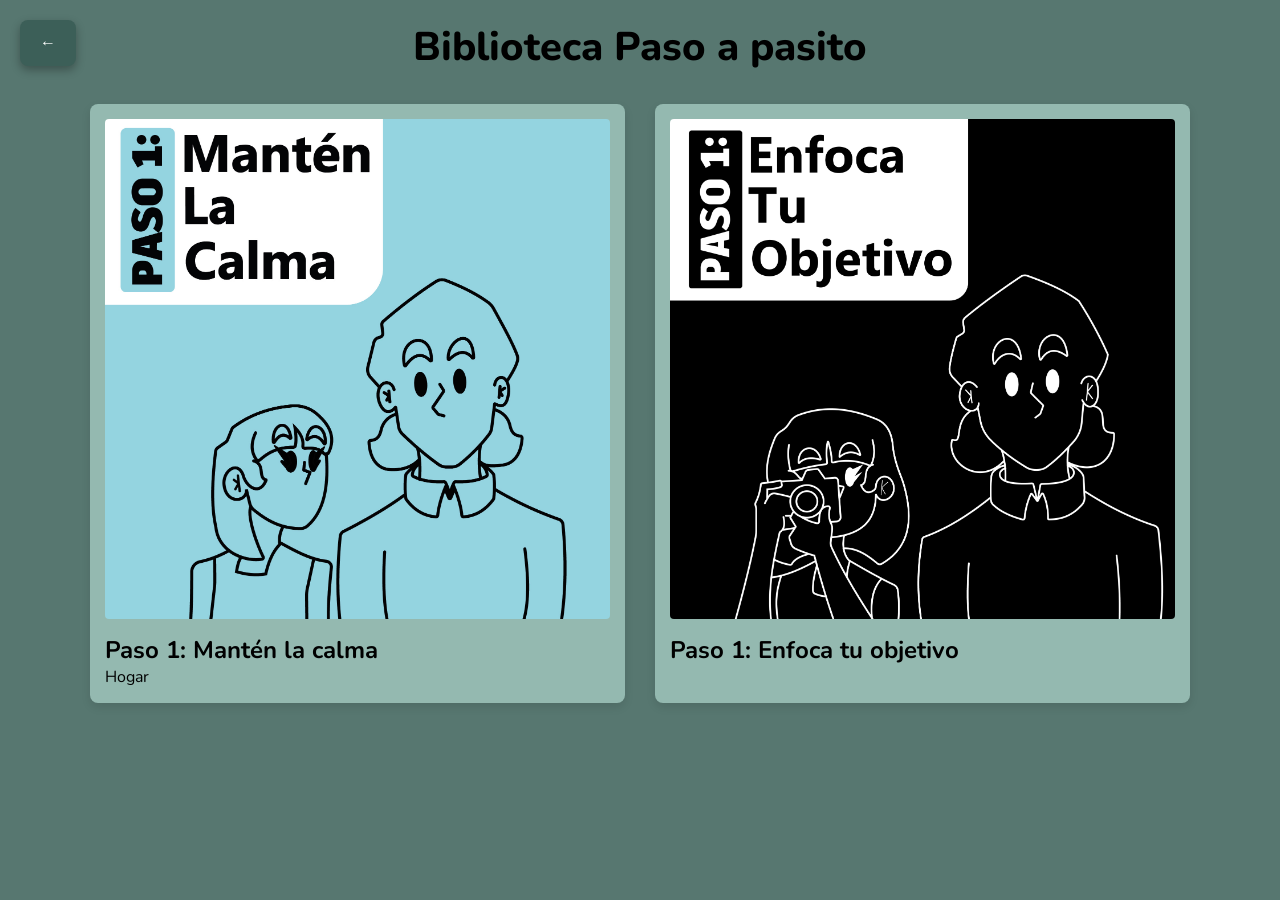
<file: Biblioteca.html>
<!DOCTYPE html>
<html lang="es">
<head>
    <meta charset="UTF-8">
    <meta name="viewport" content="width=device-width, initial-scale=1.0">
    <title>Biblioteca Digital</title>
    <link rel="stylesheet" href="index2.css">
</head>
<body>

<header>
    <h1>Biblioteca Paso a pasito</h1>
</header>

<a href="index.html" class="boton-flotante"> ← </a>
<main class="contenedor">

    <!-- TARJETA 1 -->
    <div class="tarjeta">
        <div class="placeholder imagen">
            <img src="paso1.jpg" alt="Imagen Paso 1">
            <ul class="hover-lista">
                <li><a href="pagina2.html#parte1">*Cortadas</a></li>
                <li><a href="pagina2.html#parte2">*Asfixia</a></li>
                <li><a href="pagina2.html#parte3">*Electrocución</a></li>
                <li><a href="pagina2.html#parte4">*Incendio en casa </a></li>
                <li><a href="pagina2.html#parte5">*Reacciones alérgica </a></li>
                <li><a href="pagina2.html#parte6">*Aceite quemándose</a></li>
                <li><a href="pagina2.html#parte7">*Intoxicación </a></li>
                <li><a href="pagina2.html#parte8">*Explosión de tanque de gas </a></li>
                <li><a href="pagina2.html#parte9">*Quemadura por aceite caliente</a></li>
                <li><a href="pagina2.html#parte10">*Quemadura por agua caliente</a></li>
                
            </ul>
        </div>
        <h2>Paso 1: Mantén la calma</h2>
        <p>Hogar</p>
    </div>

    <!-- TARJETA 2 -->
    <div class="tarjeta">
        <div class="placeholder imagen">
            <img src="enfocatuobjetivo.jpg" alt="Imagen Paso 2">
            <ul class="hover-lista">
                <li><a href="pagina3.html#parte1">*La primera camara</a></li>
                <li><a href="pagina3.html#parte2">*Entiende el modo manual</a></li>
                <li><a href="pagina3.html#parte3">*Evita fotos borrosas o movidas</a></li>
                <li><a href="pagina3.html#parte4">*jpg y raw </a></li>
                <li><a href="pagina3.html#parte5">*Composicion </a></li>
                <li><a href="pagina3.html#parte6">*No fotos aburridas</a></li>
                <li><a href="pagina3.html#parte7">*Luz natural en interiores </a></li>
                <li><a href="pagina3.html#parte8">*Editar </a></li>
                <li><a href="pagina3.html#parte9">*Que foto primero</a></li>
                <li><a href="pagina3.html#parte10">*Publicar</a></li>
            </ul>
        </div>
        <h2>Paso 1: Enfoca tu objetivo</h2>
    </div>

</main>

</body>
</html>
</file>
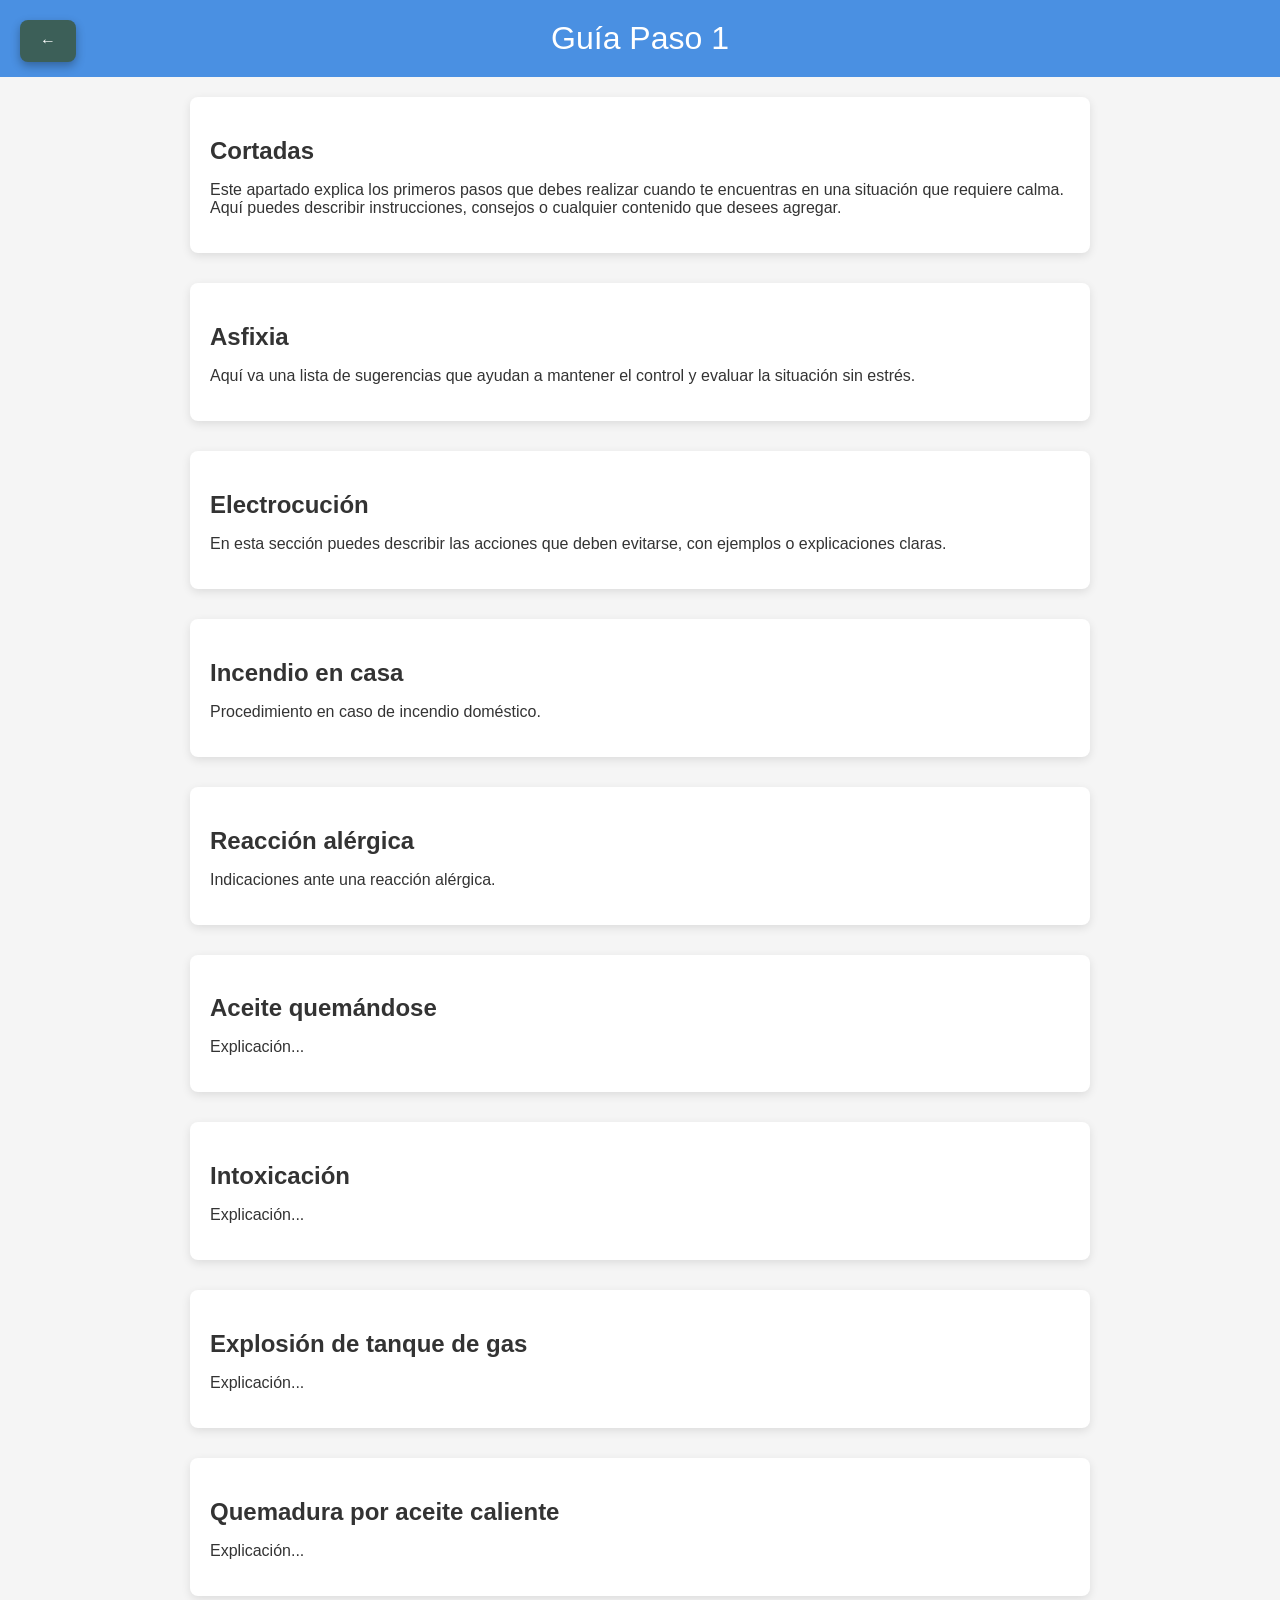
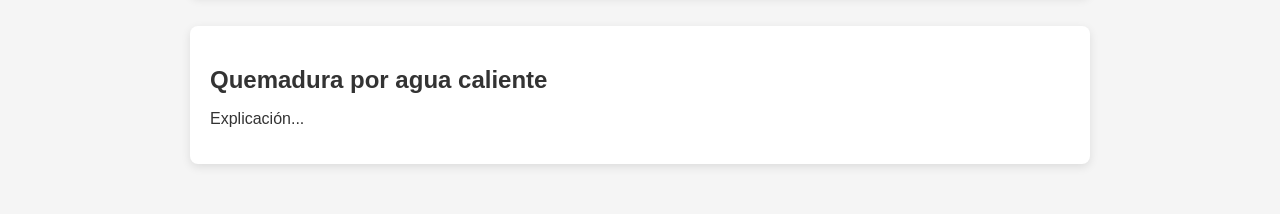
<file: pagina2.html>
<!DOCTYPE html>
<html lang="es">
<head>
    <meta charset="UTF-8">
    <meta name="viewport" content="width=device-width, initial-scale=1.0">
    <title>Guía Paso 1</title>

    <style>
        body {
            font-family: 'Nunito', sans-serif;
            margin: 0;
            padding: 0;
            background: #f5f5f5;
            color: #333;
        }

        header {
            background: #4a90e2;
            color: white;
            padding: 20px;
            text-align: center;
            font-size: 2em;
        }

        main {
            max-width: 900px;
            margin: auto;
            padding: 20px;
        }

        section {
            background: white;
            padding: 20px;
            border-radius: 8px;
            margin-bottom: 30px;
            box-shadow: 0 3px 10px rgba(0,0,0,0.1);
        }

        section h2 {
            margin-bottom: 10px;
        }
        .boton-flotante{
    position: fixed;
    top: 20px;   /* distancia desde abajo */
    left: 20px;    /* distancia desde la derecha */

    padding: 12px 20px;
    background-color: #3c5f58;
    color: white;
    text-decoration: none;
    border-radius: 8px;
    font-weight: 600;

    box-shadow: 0 4px 10px rgba(0,0,0,0.3);

}

.boton-flotante:hover{
    background-color: #2b4540;
}

        
    </style>
</head>
<body>

<header>
    Guía Paso 1
</header>

<main>

    <a class="boton-flotante" href="Biblioteca.html">←</a>

    <!-- SECCIÓN 1 -->
    <section id="parte1">
        <h2>Cortadas</h2>
        <p>
            Este apartado explica los primeros pasos que debes realizar cuando te encuentras en una situación que requiere calma.
            Aquí puedes describir instrucciones, consejos o cualquier contenido que desees agregar.
        </p>
    </section>

    <!-- SECCIÓN 2 -->
    <section id="parte2">
        <h2>Asfixia</h2>
        <p>
            Aquí va una lista de sugerencias que ayudan a mantener el control y evaluar la situación sin estrés.
        </p>
    </section>

    <!-- SECCIÓN 3 -->
    <section id="parte3">
        <h2>Electrocución</h2>
        <p>
            En esta sección puedes describir las acciones que deben evitarse, con ejemplos o explicaciones claras.
        </p>
    </section>


<!-- SECCIÓN 4 -->
<section id="parte4">
    <h2>Incendio en casa</h2>
    <p>Procedimiento en caso de incendio doméstico.</p>
</section>

<!-- SECCIÓN 5 -->
<section id="parte5">
    <h2>Reacción alérgica</h2>
    <p>Indicaciones ante una reacción alérgica.</p>
</section>

<!-- SECCIONES 6 A 10 -->
<section id="parte6"><h2>Aceite quemándose</h2><p>Explicación...</p></section>
<section id="parte7"><h2>Intoxicación</h2><p>Explicación...</p></section>
<section id="parte8"><h2>Explosión de tanque de gas</h2><p>Explicación...</p></section>
<section id="parte9"><h2>Quemadura por aceite caliente</h2><p>Explicación...</p></section>
<section id="parte10"><h2>Quemadura por agua caliente</h2><p>Explicación...</p></section>


</main>

</body>
</html>
</file>
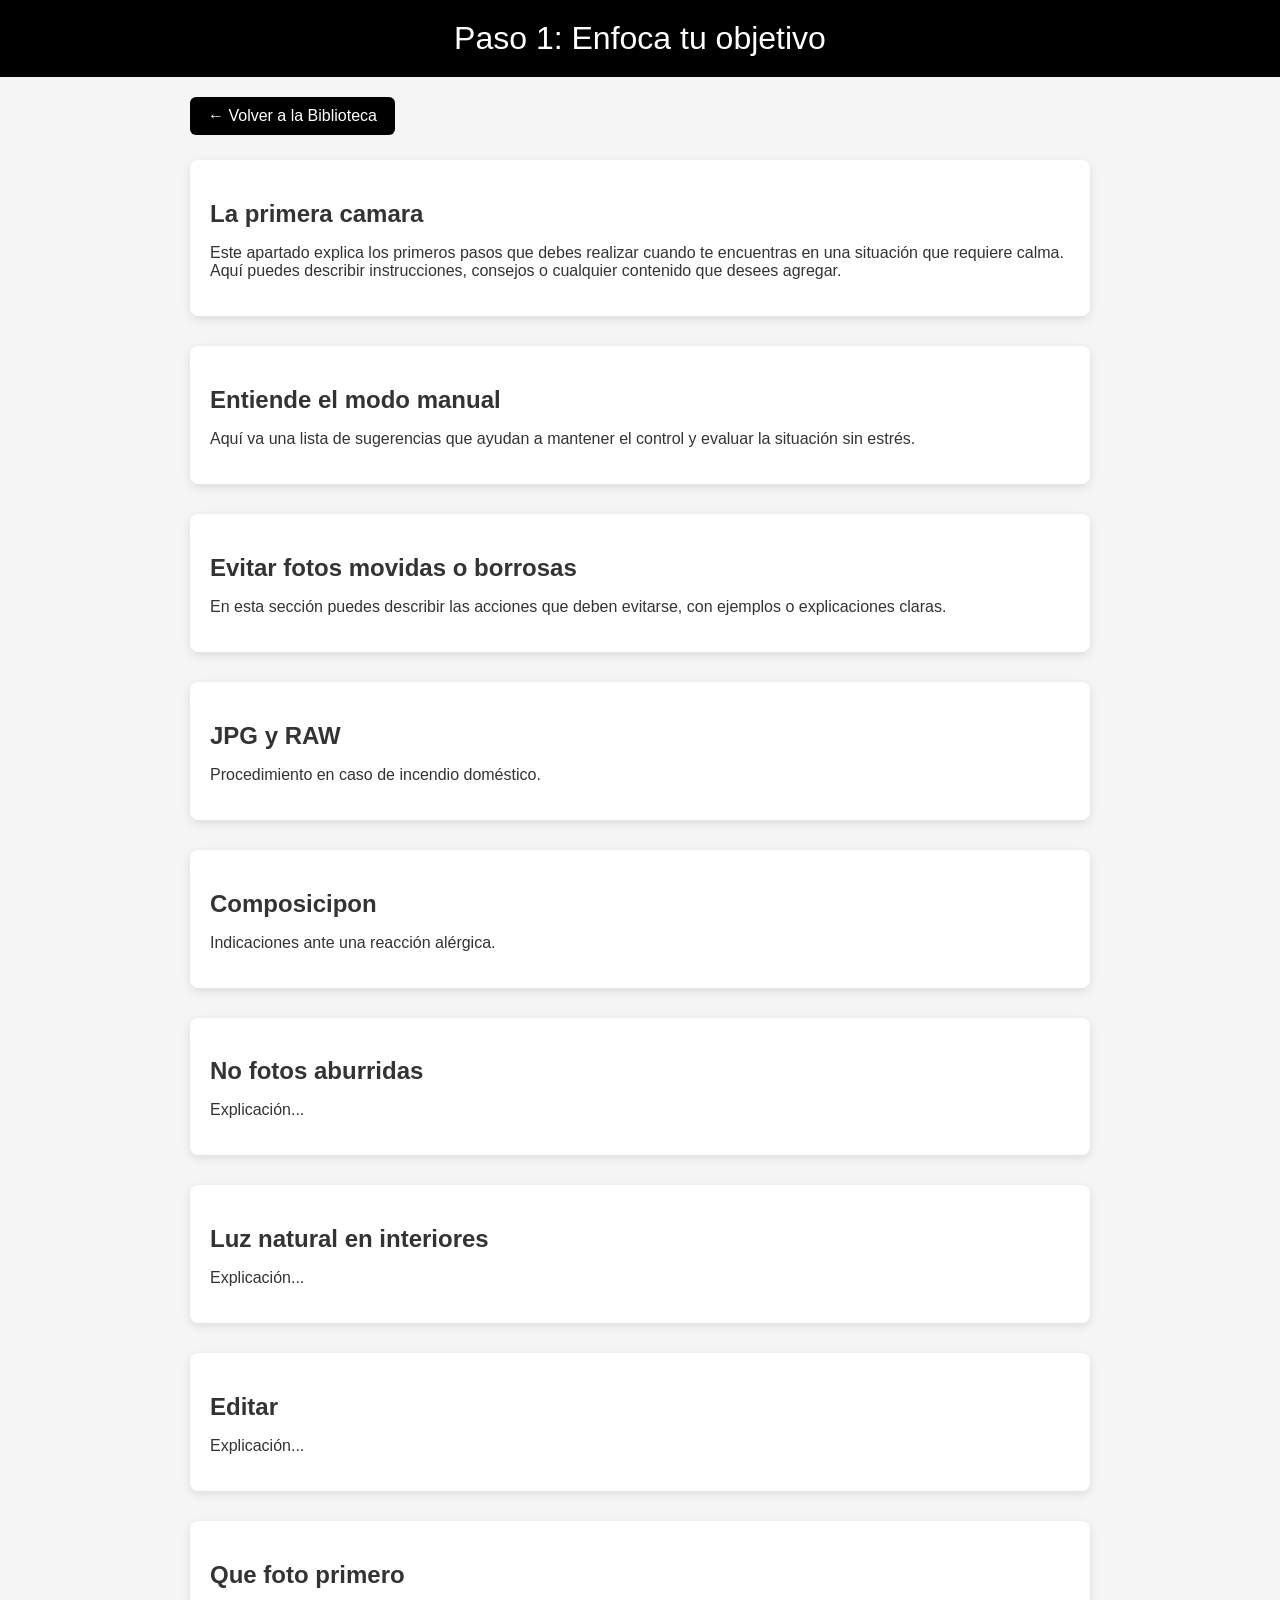
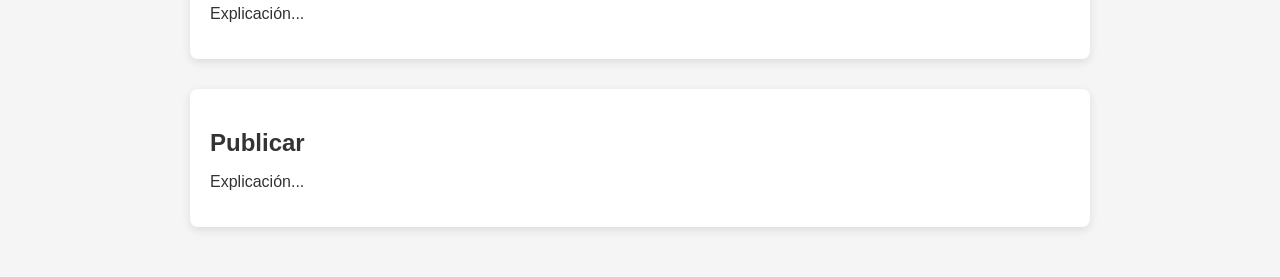
<file: pagina3.html>
<!DOCTYPE html>
<html lang="es">
<head>
    <meta charset="UTF-8">
    <meta name="viewport" content="width=device-width, initial-scale=1.0">
    <title>Paso 1: Enfoca tu objetivo</title>

    <style>
        body {
            font-family: 'Nunito', sans-serif;
            margin: 0;
            padding: 0;
            background: #f5f5f5;
            color: #333;
        }

        header {
            background: #000000;
            color: white;
            padding: 20px;
            text-align: center;
            font-size: 2em;
        }

        main {
            max-width: 900px;
            margin: auto;
            padding: 20px;
        }

        section {
            background: white;
            padding: 20px;
            border-radius: 8px;
            margin-bottom: 30px;
            box-shadow: 0 3px 10px rgba(0,0,0,0.1);
        }

        section h2 {
            margin-bottom: 10px;
        }

        a.volver {
            display: inline-block;
            margin-bottom: 25px;
            background: #000000;
            color: white;
            padding: 10px 18px;
            border-radius: 6px;
            text-decoration: none;
        }

        a.volver:hover {
            background: #000000;
        }
    </style>
</head>
<body>

<header>
    Paso 1: Enfoca tu objetivo
</header>

<main>

    <a class="volver" href="Biblioteca.html">← Volver a la Biblioteca</a>

    <!-- SECCIÓN 1 -->
    <section id="parte1">
        <h2>La primera camara</h2>
        <p>
            Este apartado explica los primeros pasos que debes realizar cuando te encuentras en una situación que requiere calma.
            Aquí puedes describir instrucciones, consejos o cualquier contenido que desees agregar.
        </p>
    </section>

    <!-- SECCIÓN 2 -->
    <section id="parte2">
        <h2>Entiende el modo manual</h2>
        <p>
            Aquí va una lista de sugerencias que ayudan a mantener el control y evaluar la situación sin estrés.
        </p>
    </section>

    <!-- SECCIÓN 3 -->
    <section id="parte3">
        <h2>Evitar fotos movidas o borrosas</h2>
        <p>
            En esta sección puedes describir las acciones que deben evitarse, con ejemplos o explicaciones claras.
        </p>
    </section>


<!-- SECCIÓN 4 -->
<section id="parte4">
    <h2>JPG y RAW</h2>
    <p>Procedimiento en caso de incendio doméstico.</p>
</section>

<!-- SECCIÓN 5 -->
<section id="parte5">
    <h2>Composicipon</h2>
    <p>Indicaciones ante una reacción alérgica.</p>
</section>

<!-- SECCIONES 6 A 10 -->
<section id="parte6"><h2>No fotos aburridas</h2><p>Explicación...</p></section>
<section id="parte7"><h2>Luz natural en interiores</h2><p>Explicación...</p></section>
<section id="parte8"><h2>Editar</h2><p>Explicación...</p></section>
<section id="parte9"><h2>Que foto primero</h2><p>Explicación...</p></section>
<section id="parte10"><h2>Publicar</h2><p>Explicación...</p></section>


</main>

</body>
</html>
</file>
<file: index2.css>
@import url('https://fonts.googleapis.com/css2?family=Nunito:wght@300;400;600;700;900&display=swap');
* {
    box-sizing: border-box;
    margin: 0;
    padding: 0;
}

body {
    font-family: 'Nunito', sans-serif;
    background: #577770;
    color: #000000;
    padding: 20px;
}

header h1 {
    text-align: center;
    margin-bottom: 30px;
    font-size: 2.5em;font-weight: 800;
}

.contenedor {
    display: grid;
    grid-template-columns: repeat(auto-fit, minmax(250px, 1fr));
    gap: 30px;
    max-width: 1100px;
    margin: auto;
}

.tarjeta {
    background: rgb(148, 185, 176);
    padding: 15px;
    border-radius: 8px;
    box-shadow: 0 4px 10px rgba(0,0,0,0.1);
}

/* ---- PLACEHOLDER CON IMAGEN ---- */

.placeholder {
    width: 100%;
    height: 500px;
    background: #ccc;
    border-radius: 4px;
    margin-bottom: 15px;
    position: relative;
    overflow: hidden;
}

.placeholder img {
    width: 100%;
    height: 100%;
    object-fit: cover;
    display: block;
}

/* ---- LISTA OCULTA ---- */
.hover-lista {
    list-style: none;
    position: absolute;
    top: 0;
    left: 0;
    width: 100%;
    height: 100%;
    padding: 30px;
    background: rgba(134, 192, 187, 0.7);
    color: rgb(255, 255, 255);

    display: flex;
    flex-direction: column;
    justify-content: center;
    gap: 15px;

    opacity: 0;
    transition: opacity 0.4s ease;
}

.hover-lista li a {
    color: rgb(0, 0, 0);
    font-size: 1.2em;
    text-decoration: none;
}

.hover-lista li a:hover {
    text-decoration: underline;
}

/* ---- EFECTO HOVER ---- */
.placeholder:hover .hover-lista {
    opacity: 1;
}
.boton-flotante{
    position: fixed;
    top: 20px;   /* distancia desde abajo */
    left: 20px;    /* distancia desde la derecha */

    padding: 12px 20px;
    background-color: #3c5f58;
    color: white;
    text-decoration: none;
    border-radius: 8px;
    font-weight: 600;

    box-shadow: 0 4px 10px rgba(0,0,0,0.3);

}

.boton-flotante:hover{
    background-color: #2b4540;
}
</file>
